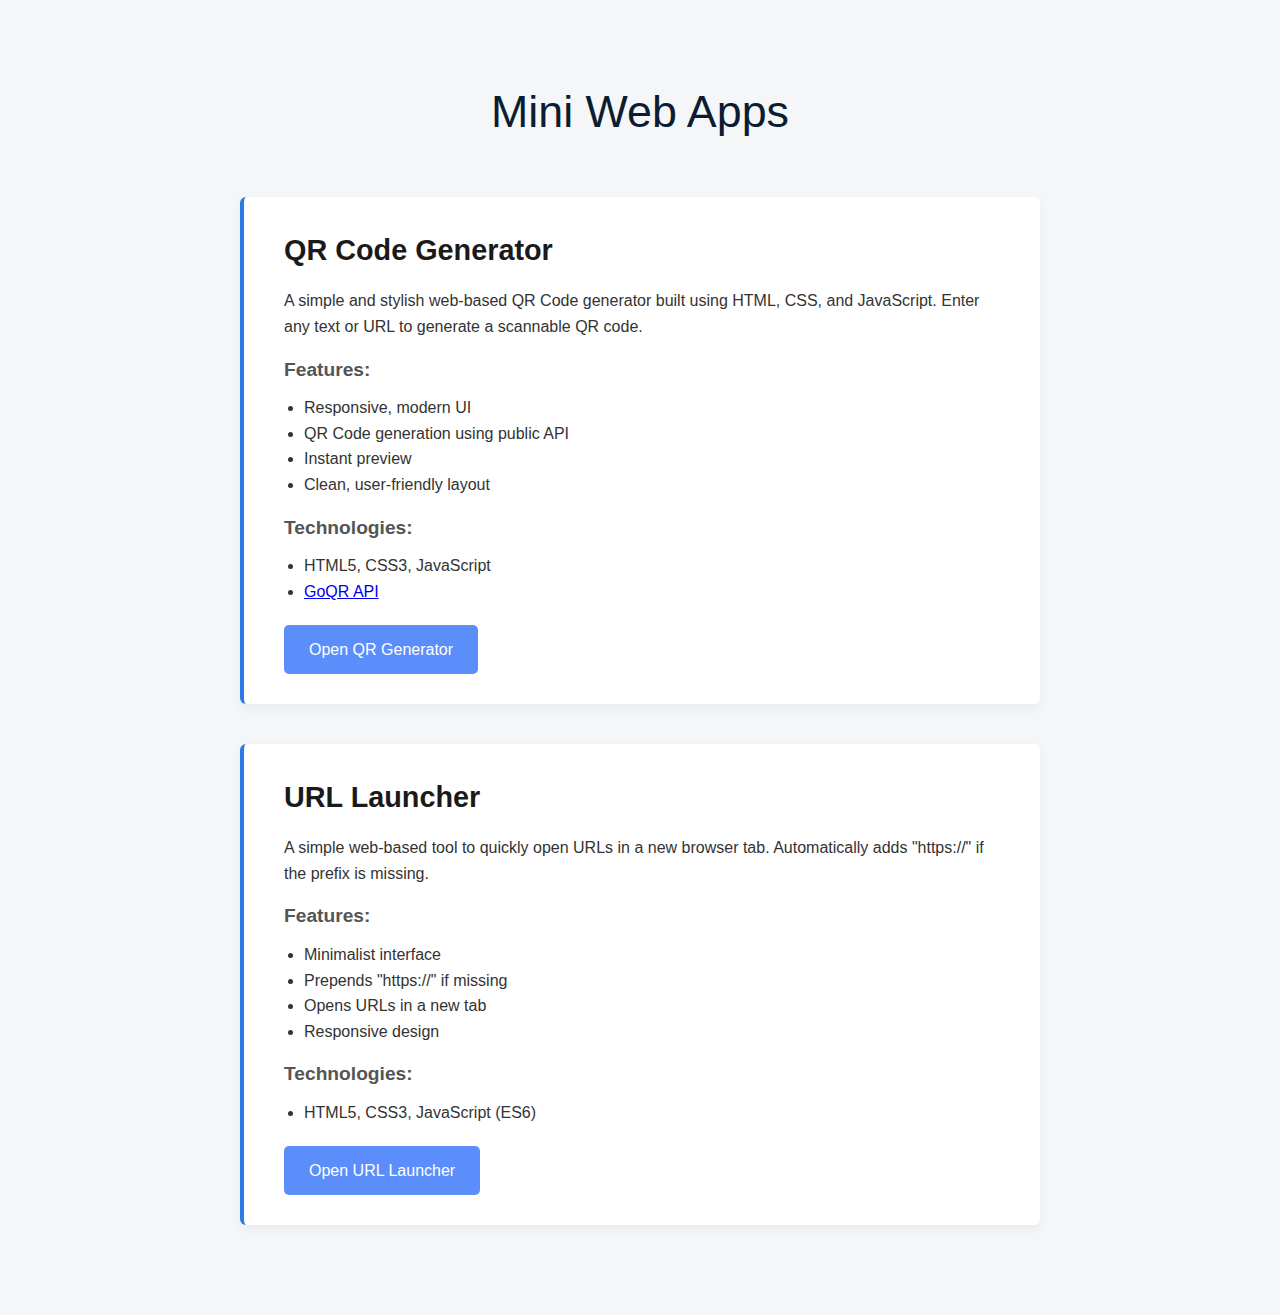
<file: index.html>
<!DOCTYPE html>
<html lang="en">
<head>
  <meta charset="UTF-8">
  <title>Mini Web Apps</title>
  <style>
    /* Reset */
    * { box-sizing: border-box; margin: 0; padding: 0; }

    body {
      font-family: "Helvetica Neue", Helvetica, Arial, sans-serif;
      background-color: #f5f6f8;
      color: #333;
      line-height: 1.6;
      min-height: 100vh;
      padding: 50px 20px;
    }

    h1 {
      font-size: 2.8em;
      text-align: center;
      color: #0c1c31; /* softer blue */
      margin-bottom: 50px;
      font-weight: 500;
    }

    h2 {
      font-size: 1.8em;
      color: #1a1a1a;
      margin-bottom: 15px;
    }

    h3 {
      font-size: 1.2em;
      color: #555;
      margin-bottom: 10px;
    }

    .app-section {
      max-width: 800px;
      width: 100%;
      margin: 40px auto;
      padding: 30px 40px;
      background-color: #ffffff;
      border-left: 4px solid #2c7be5; /* subtle accent line */
      border-radius: 6px;
      box-shadow: 0 4px 12px rgba(0,0,0,0.05);
      transition: transform 0.3s ease, box-shadow 0.3s ease;
    }

    .app-section:hover {
      transform: translateY(-2px);
      box-shadow: 0 8px 18px rgba(0,0,0,0.08);
    }

    .app-section p {
      font-size: 1em;
      margin-bottom: 15px;
    }

    ul {
      margin-bottom: 15px;
      padding-left: 20px;
    }

    .links {
      margin-top: 20px;
    }

    .links a {
      display: inline-block;
      text-decoration: none;
      color: #fff;
      background-color: #5c8efb; /* soft blue */
      padding: 12px 25px;
      font-size: 1em;
      border-radius: 5px;
      transition: background-color 0.3s ease;
      margin-right: 10px;
    }

    .links a:hover {
      background-color: #3c6fe0; /* slightly darker on hover */
    }

    @media (max-width: 600px) {
      h1 { font-size: 2em; margin-bottom: 30px; }
      h2 { font-size: 1.5em; }
      .links a { font-size: 0.95em; padding: 10px 20px; margin-bottom: 10px; }
      .app-section { padding: 20px; margin: 30px auto; }
    }
  </style>
</head>
<body>
  <br>
  <h1>Mini Web Apps</h1>

  <!-- QR Generator Section -->
  <div class="app-section">
    <h2>QR Code Generator</h2>
    <p>A simple and stylish web-based QR Code generator built using HTML, CSS, and JavaScript. Enter any text or URL to generate a scannable QR code.</p>
    
    <h3>Features:</h3>
    <ul>
      <li>Responsive, modern UI</li>
      <li>QR Code generation using public API</li>
      <li>Instant preview</li>
      <li>Clean, user-friendly layout</li>
    </ul>

    <h3>Technologies:</h3>
    <ul>
      <li>HTML5, CSS3, JavaScript</li>
      <li><a href="https://goqr.me/api/" target="_blank" rel="noopener noreferrer">GoQR API</a></li>
    </ul>

    <div class="links">
      <a href="http://localhost:8080/qr-generator/" target="_blank" rel="noopener noreferrer">Open QR Generator</a>
    </div>
  </div>

  <!-- URL Launcher Section -->
  <div class="app-section">
    <h2>URL Launcher</h2>
    <p>A simple web-based tool to quickly open URLs in a new browser tab. Automatically adds "https://" if the prefix is missing.</p>

    <h3>Features:</h3>
    <ul>
      <li>Minimalist interface</li>
      <li>Prepends "https://" if missing</li>
      <li>Opens URLs in a new tab</li>
      <li>Responsive design</li>
    </ul>

    <h3>Technologies:</h3>
    <ul>
      <li>HTML5, CSS3, JavaScript (ES6)</li>
    </ul>

    <div class="links">
      <a href="http://localhost:8080/url-launcher/" target="_blank" rel="noopener noreferrer">Open URL Launcher</a>
    </div>
  </div>
</body>
</html>
</file>
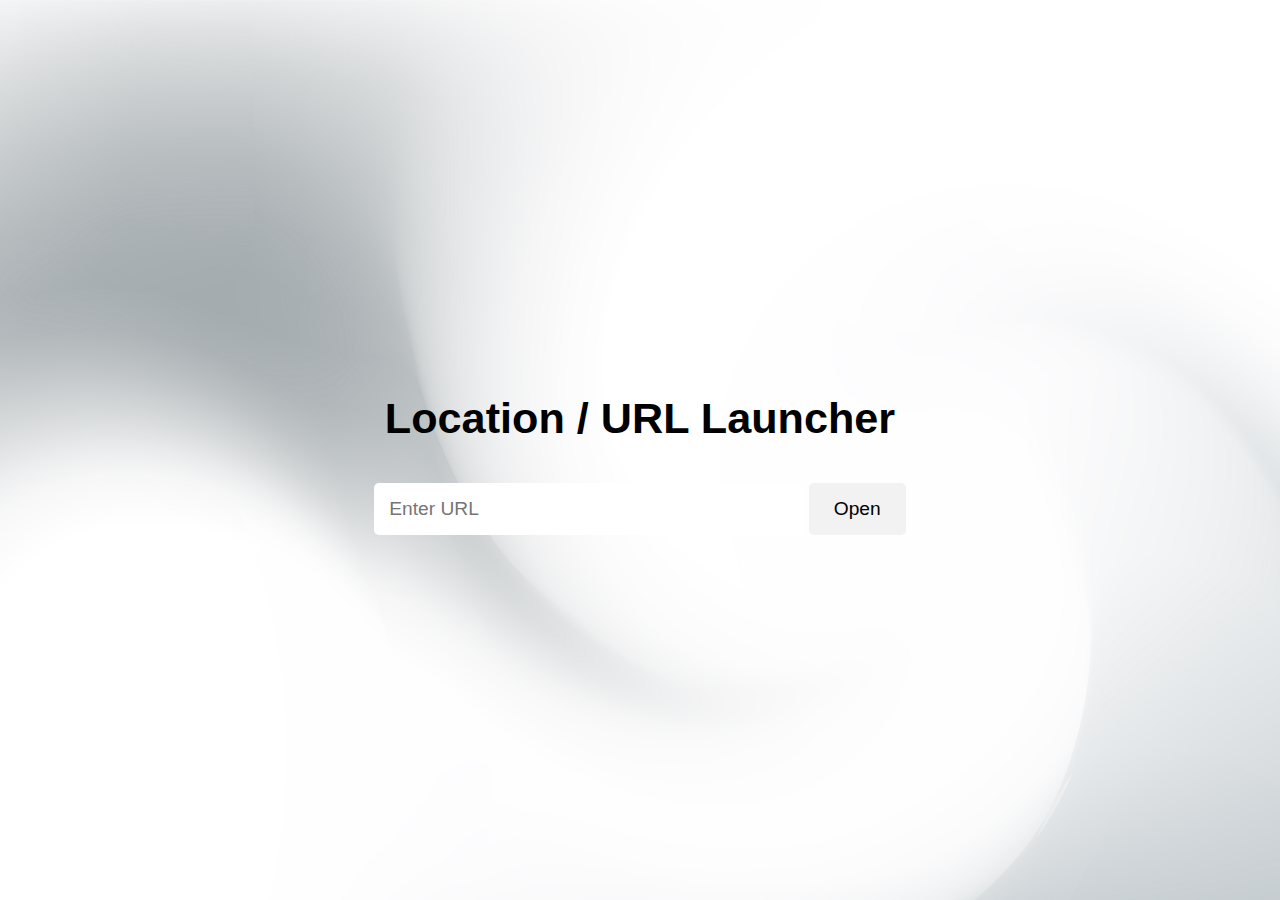
<file: url-launcher/index.html>
<!DOCTYPE html>
<html lang="en">
<head>
    <meta charset="UTF-8">
    <title>URL Launcher</title>
    <link rel="stylesheet" href="styles/style.css">
</head>
<body>
    <h1>Location / URL Launcher</h1>
    <div>
        <input type="text" id="inputURL" placeholder="Enter URL">
        <button onclick="openURL()">Open</button>
    </div>
    <script>
        function openURL() {
            let url = document.getElementById("inputURL").value.trim();
            if (!url.startsWith("http://") && !url.startsWith("https://"))  {
                url = "https://" + url;
            }
            window.open(url, "_blank");
        }
    </script>
</body>
</html>
</file>
<file: url-launcher/styles/style.css>
body {
    background: url("background.png") no-repeat center center fixed;
    background-size: cover;
    font-family: Arial, sans-serif;
    display: flex;
    justify-content: center;
    align-items: center;
    height: 100vh;
    margin: 0;
    text-align: center;
    flex-direction: column;
}

h1 {
    font-size: 2.7rem;
    margin-bottom: 40px;
    display: block;
}

.input-conteiner {
    display: flex;
    gap: 10px;
    align-items: center;
}

#inputURL {
    width: 400px;
    padding: 15px;
    font-size: 1.2rem;
    border: none;
    border-radius: 5px;
}

button {
    padding: 15px 25px;
    font-size: 1.2rem;
    background-color: rgb(242, 242, 242);
    border: none;
    border-radius: 5px;
    cursor: pointer;
}

button:hover {
    background-color: rgb(224, 223, 255);
}
</file>
